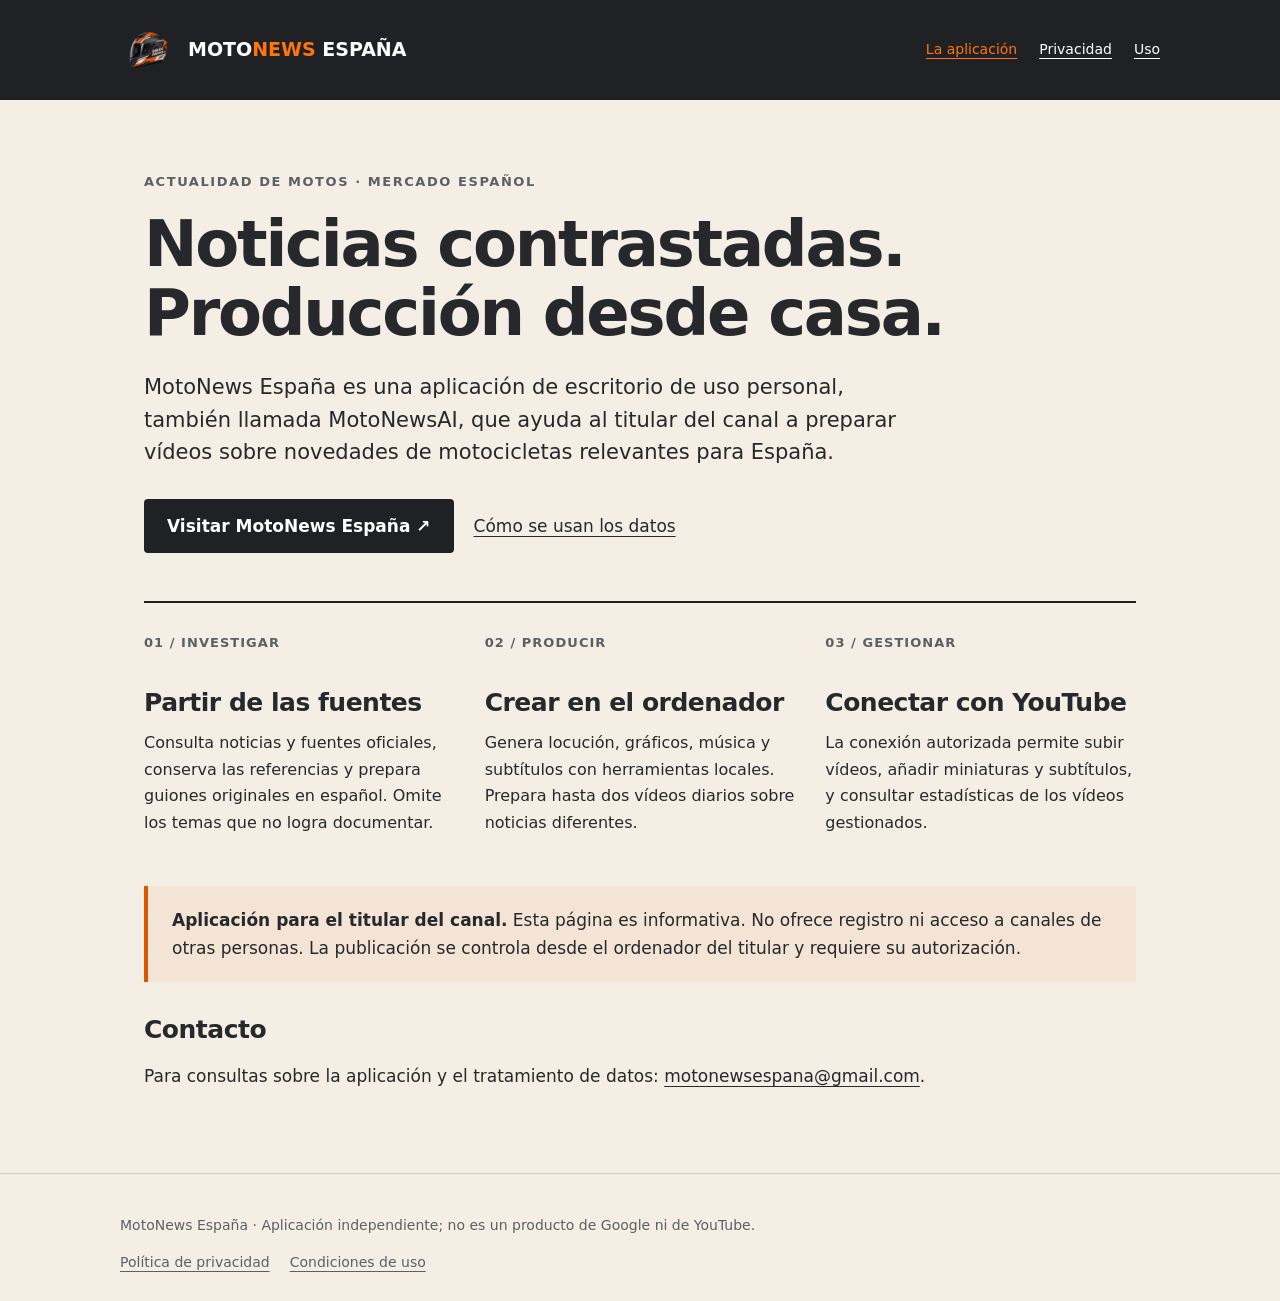
<file: index.html>
<!doctype html>
<html lang="es"><head><meta charset="utf-8"><meta name="viewport" content="width=device-width,initial-scale=1"><title>MotoNews España · La aplicación del canal</title><meta name="description" content="Información sobre MotoNews España, aplicación local para preparar y gestionar vídeos del canal de noticias de motocicletas."><link rel="stylesheet" href="estilo.css?v=naranja-20261110"><link rel="icon" type="image/jpeg" href="assets/motonews-helmet.jpg?v=naranja-20261110"></head>
<body><header><a class="brand" href="index.html"><img class="brand-icon" src="assets/motonews-helmet.jpg?v=naranja-20261110" alt="" width="56" height="56"><span class="brand-name">MOTO<span>NEWS</span> ESPAÑA</span></a><nav aria-label="Navegación principal"><a href="index.html" aria-current="page">La aplicación</a><a href="privacidad.html">Privacidad</a><a href="uso.html">Uso</a></nav></header>
<main><p class="kicker">Actualidad de motos · Mercado español</p><h1>Noticias contrastadas.<br>Producción desde casa.</h1><p class="lead">MotoNews España es una aplicación de escritorio de uso personal, también llamada MotoNewsAI, que ayuda al titular del canal a preparar vídeos sobre novedades de motocicletas relevantes para España.</p><div class="actions"><a class="button" href="https://www.youtube.com/@MotoNewsEspanaTV">Visitar MotoNews España ↗</a><a href="privacidad.html">Cómo se usan los datos</a></div>
<section class="steps" aria-label="Funcionamiento"><article><b>01 / INVESTIGAR</b><h2>Partir de las fuentes</h2><p>Consulta noticias y fuentes oficiales, conserva las referencias y prepara guiones originales en español. Omite los temas que no logra documentar.</p></article><article><b>02 / PRODUCIR</b><h2>Crear en el ordenador</h2><p>Genera locución, gráficos, música y subtítulos con herramientas locales. Prepara hasta dos vídeos diarios sobre noticias diferentes.</p></article><article><b>03 / GESTIONAR</b><h2>Conectar con YouTube</h2><p>La conexión autorizada permite subir vídeos, añadir miniaturas y subtítulos, y consultar estadísticas de los vídeos gestionados.</p></article></section>
<aside class="note"><strong>Aplicación para el titular del canal.</strong> Esta página es informativa. No ofrece registro ni acceso a canales de otras personas. La publicación se controla desde el ordenador del titular y requiere su autorización.</aside>
<section><h2>Contacto</h2><p class="contact">Para consultas sobre la aplicación y el tratamiento de datos: <a href="mailto:motonewsespana@gmail.com">motonewsespana@gmail.com</a>.</p></section></main>
<footer><p>MotoNews España · Aplicación independiente; no es un producto de Google ni de YouTube.</p><a href="privacidad.html">Política de privacidad</a><a href="uso.html">Condiciones de uso</a></footer></body></html>
</file>
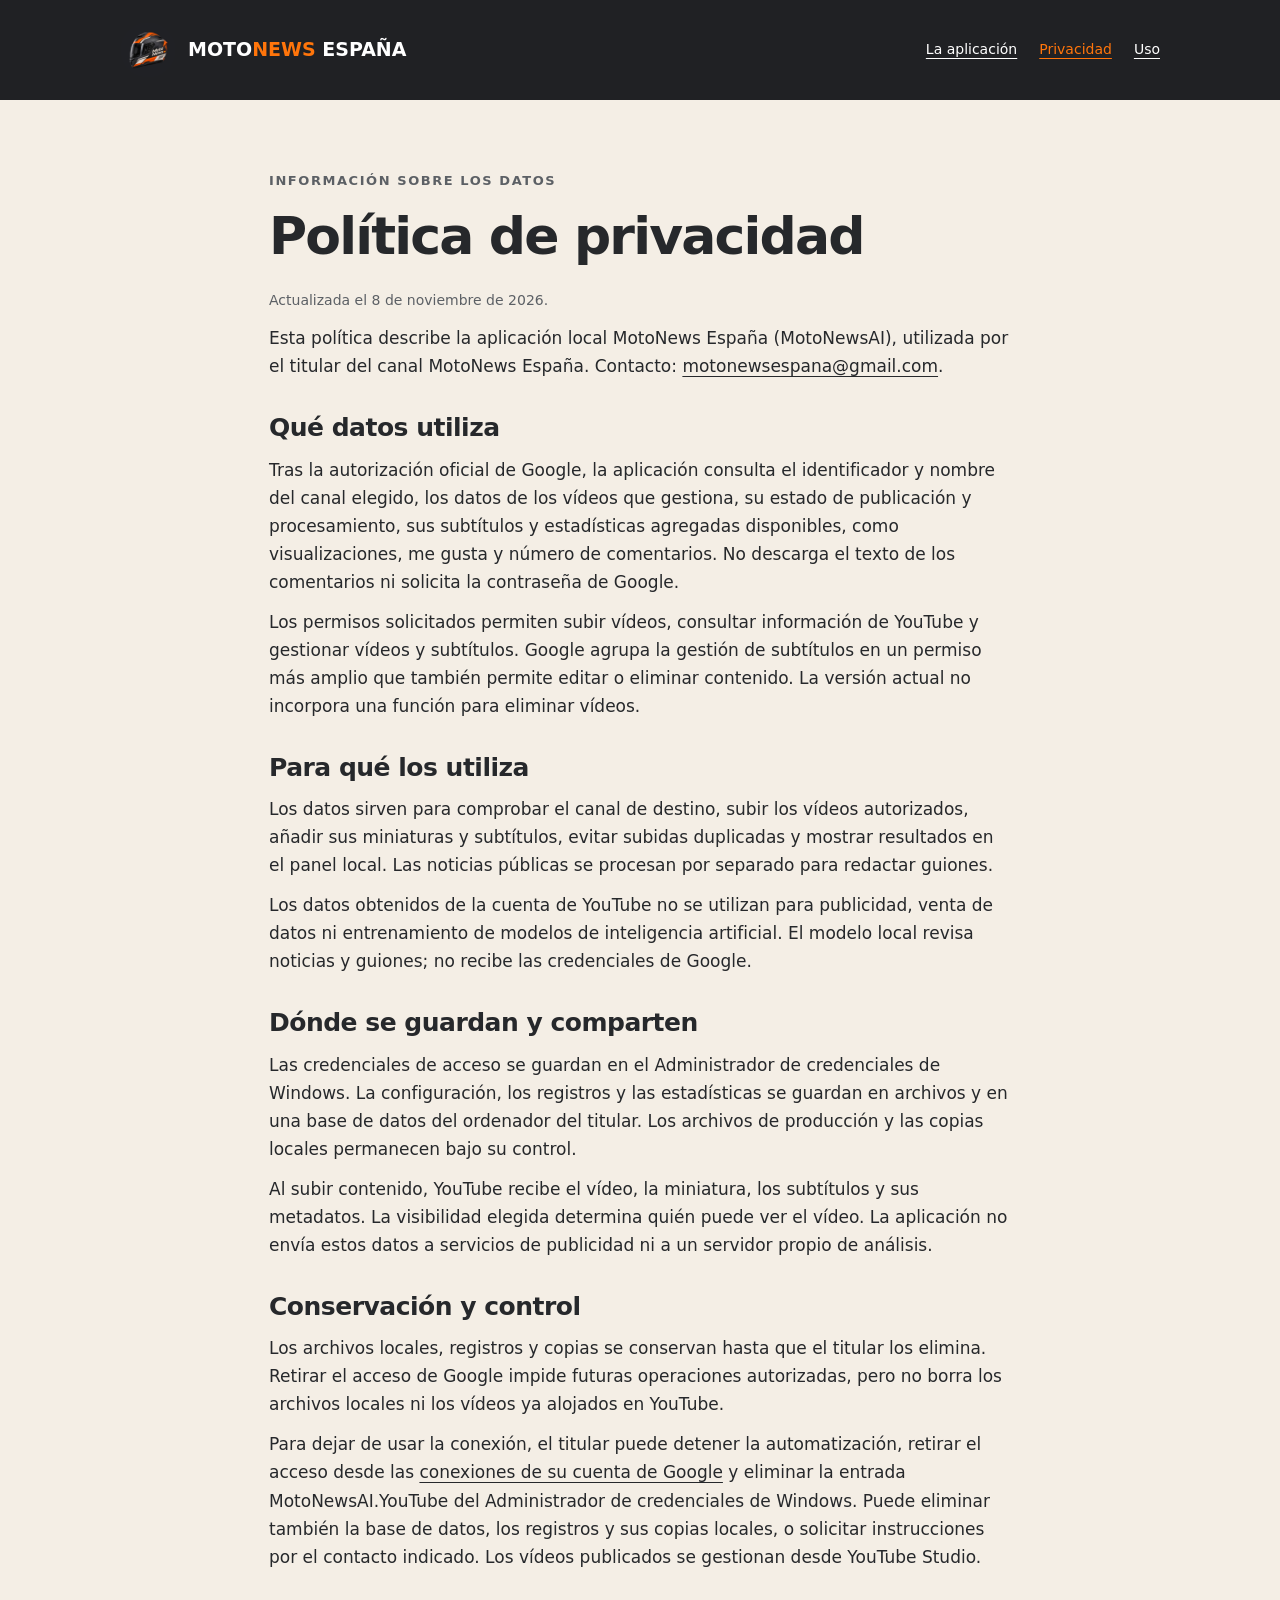
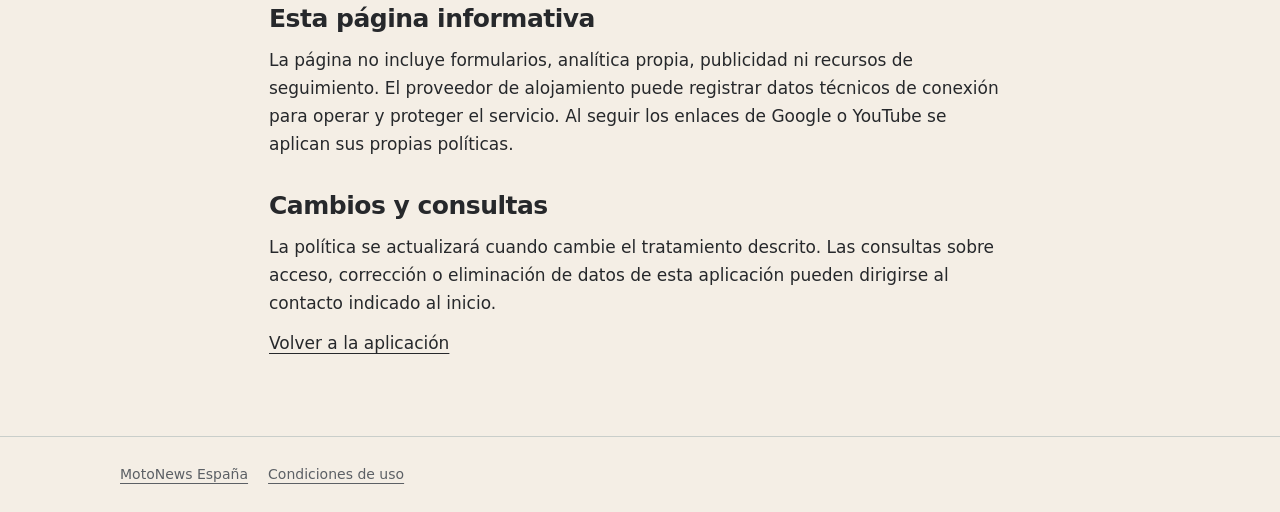
<file: privacidad.html>
<!doctype html>
<html lang="es"><head><meta charset="utf-8"><meta name="viewport" content="width=device-width,initial-scale=1"><title>Privacidad · MotoNews España</title><link rel="stylesheet" href="estilo.css?v=naranja-20261110"><link rel="icon" type="image/jpeg" href="assets/motonews-helmet.jpg?v=naranja-20261110"></head><body><header><a class="brand" href="index.html"><img class="brand-icon" src="assets/motonews-helmet.jpg?v=naranja-20261110" alt="" width="56" height="56"><span class="brand-name">MOTO<span>NEWS</span> ESPAÑA</span></a><nav aria-label="Navegación principal"><a href="index.html">La aplicación</a><a href="privacidad.html" aria-current="page">Privacidad</a><a href="uso.html">Uso</a></nav></header>
<main class="document"><p class="kicker">Información sobre los datos</p><h1>Política de privacidad</h1><p class="date">Actualizada el 8 de noviembre de 2026.</p><p>Esta política describe la aplicación local MotoNews España (MotoNewsAI), utilizada por el titular del canal MotoNews España. Contacto: <a class="contact" href="mailto:motonewsespana@gmail.com">motonewsespana@gmail.com</a>.</p>
<h2>Qué datos utiliza</h2><p>Tras la autorización oficial de Google, la aplicación consulta el identificador y nombre del canal elegido, los datos de los vídeos que gestiona, su estado de publicación y procesamiento, sus subtítulos y estadísticas agregadas disponibles, como visualizaciones, me gusta y número de comentarios. No descarga el texto de los comentarios ni solicita la contraseña de Google.</p><p>Los permisos solicitados permiten subir vídeos, consultar información de YouTube y gestionar vídeos y subtítulos. Google agrupa la gestión de subtítulos en un permiso más amplio que también permite editar o eliminar contenido. La versión actual no incorpora una función para eliminar vídeos.</p>
<h2>Para qué los utiliza</h2><p>Los datos sirven para comprobar el canal de destino, subir los vídeos autorizados, añadir sus miniaturas y subtítulos, evitar subidas duplicadas y mostrar resultados en el panel local. Las noticias públicas se procesan por separado para redactar guiones.</p><p>Los datos obtenidos de la cuenta de YouTube no se utilizan para publicidad, venta de datos ni entrenamiento de modelos de inteligencia artificial. El modelo local revisa noticias y guiones; no recibe las credenciales de Google.</p>
<h2>Dónde se guardan y comparten</h2><p>Las credenciales de acceso se guardan en el Administrador de credenciales de Windows. La configuración, los registros y las estadísticas se guardan en archivos y en una base de datos del ordenador del titular. Los archivos de producción y las copias locales permanecen bajo su control.</p><p>Al subir contenido, YouTube recibe el vídeo, la miniatura, los subtítulos y sus metadatos. La visibilidad elegida determina quién puede ver el vídeo. La aplicación no envía estos datos a servicios de publicidad ni a un servidor propio de análisis.</p>
<h2>Conservación y control</h2><p>Los archivos locales, registros y copias se conservan hasta que el titular los elimina. Retirar el acceso de Google impide futuras operaciones autorizadas, pero no borra los archivos locales ni los vídeos ya alojados en YouTube.</p><p>Para dejar de usar la conexión, el titular puede detener la automatización, retirar el acceso desde las <a href="https://myaccount.google.com/connections">conexiones de su cuenta de Google</a> y eliminar la entrada MotoNewsAI.YouTube del Administrador de credenciales de Windows. Puede eliminar también la base de datos, los registros y sus copias locales, o solicitar instrucciones por el contacto indicado. Los vídeos publicados se gestionan desde YouTube Studio.</p>
<h2>Esta página informativa</h2><p>La página no incluye formularios, analítica propia, publicidad ni recursos de seguimiento. El proveedor de alojamiento puede registrar datos técnicos de conexión para operar y proteger el servicio. Al seguir los enlaces de Google o YouTube se aplican sus propias políticas.</p>
<h2>Cambios y consultas</h2><p>La política se actualizará cuando cambie el tratamiento descrito. Las consultas sobre acceso, corrección o eliminación de datos de esta aplicación pueden dirigirse al contacto indicado al inicio.</p><p><a href="index.html">Volver a la aplicación</a></p></main><footer><a href="index.html">MotoNews España</a><a href="uso.html">Condiciones de uso</a></footer></body></html>
</file>
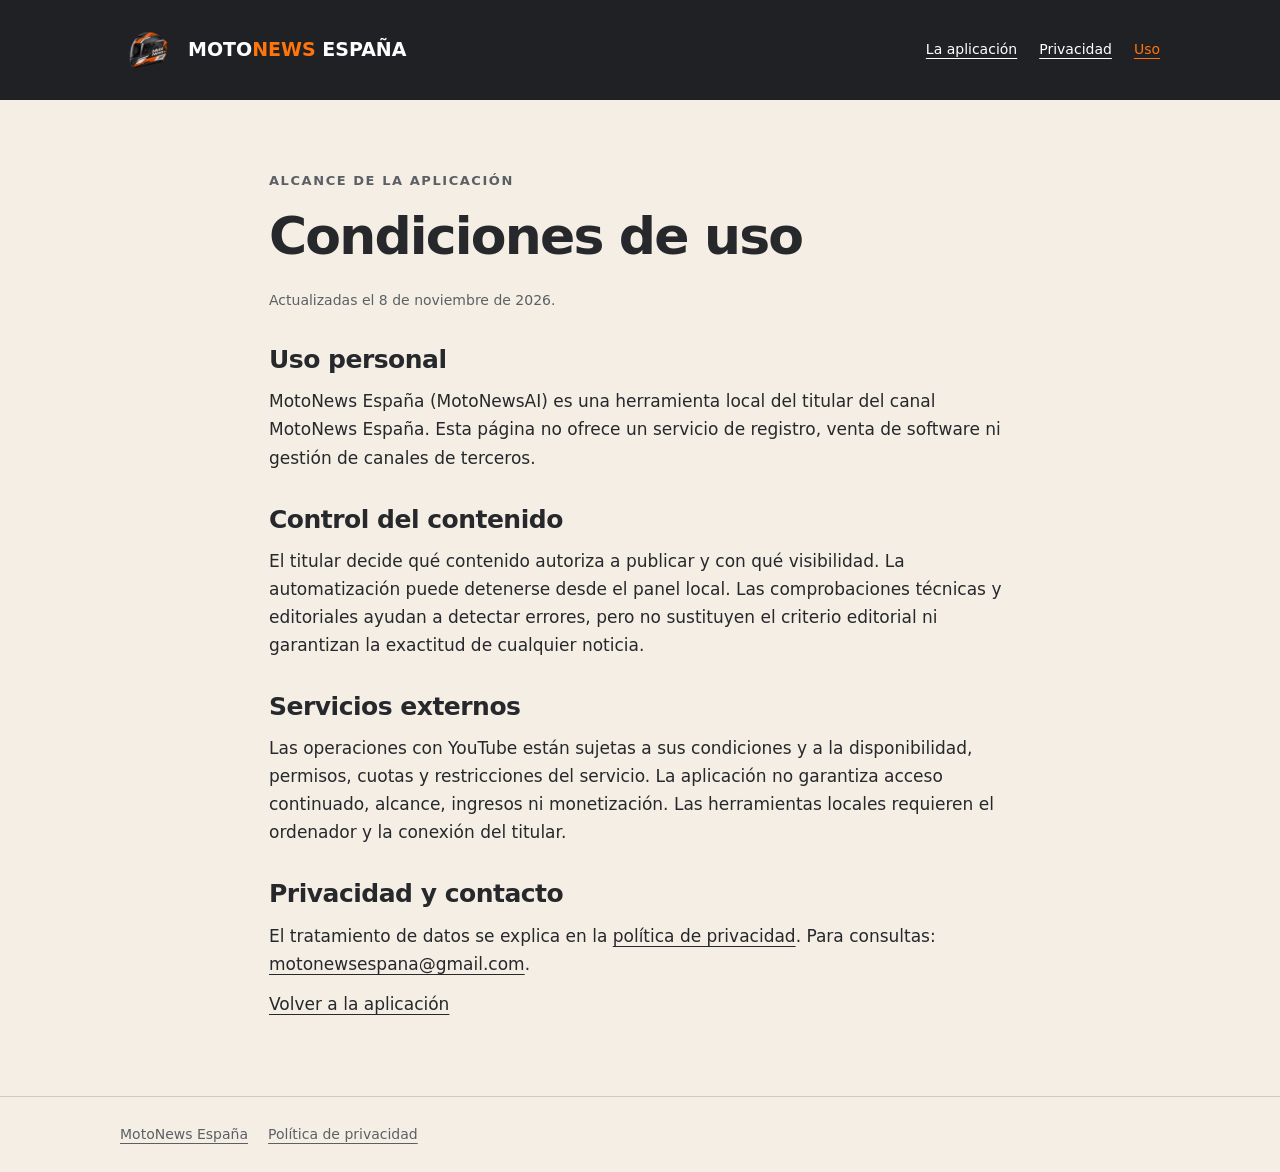
<file: uso.html>
<!doctype html>
<html lang="es"><head><meta charset="utf-8"><meta name="viewport" content="width=device-width,initial-scale=1"><title>Condiciones de uso · MotoNews España</title><link rel="stylesheet" href="estilo.css?v=naranja-20261110"><link rel="icon" type="image/jpeg" href="assets/motonews-helmet.jpg?v=naranja-20261110"></head><body><header><a class="brand" href="index.html"><img class="brand-icon" src="assets/motonews-helmet.jpg?v=naranja-20261110" alt="" width="56" height="56"><span class="brand-name">MOTO<span>NEWS</span> ESPAÑA</span></a><nav aria-label="Navegación principal"><a href="index.html">La aplicación</a><a href="privacidad.html">Privacidad</a><a href="uso.html" aria-current="page">Uso</a></nav></header><main class="document"><p class="kicker">Alcance de la aplicación</p><h1>Condiciones de uso</h1><p class="date">Actualizadas el 8 de noviembre de 2026.</p><h2>Uso personal</h2><p>MotoNews España (MotoNewsAI) es una herramienta local del titular del canal MotoNews España. Esta página no ofrece un servicio de registro, venta de software ni gestión de canales de terceros.</p><h2>Control del contenido</h2><p>El titular decide qué contenido autoriza a publicar y con qué visibilidad. La automatización puede detenerse desde el panel local. Las comprobaciones técnicas y editoriales ayudan a detectar errores, pero no sustituyen el criterio editorial ni garantizan la exactitud de cualquier noticia.</p><h2>Servicios externos</h2><p>Las operaciones con YouTube están sujetas a sus condiciones y a la disponibilidad, permisos, cuotas y restricciones del servicio. La aplicación no garantiza acceso continuado, alcance, ingresos ni monetización. Las herramientas locales requieren el ordenador y la conexión del titular.</p><h2>Privacidad y contacto</h2><p>El tratamiento de datos se explica en la <a href="privacidad.html">política de privacidad</a>. Para consultas: <a class="contact" href="mailto:motonewsespana@gmail.com">motonewsespana@gmail.com</a>.</p><p><a href="index.html">Volver a la aplicación</a></p></main><footer><a href="index.html">MotoNews España</a><a href="privacidad.html">Política de privacidad</a></footer></body></html>
</file>
<file: estilo.css>
:root{color-scheme:light;--navy:#202124;--paper:#f4eee5;--lime:#ff750b;--ink:#26282b;--muted:#5c6065}*{box-sizing:border-box}body{margin:0;background:var(--paper);color:var(--ink);font:17px/1.65 system-ui,-apple-system,Segoe UI,sans-serif}a{color:inherit;text-underline-offset:4px}a:hover{text-decoration-thickness:2px}a:focus-visible{outline:3px solid #b94b00;outline-offset:5px}header{background:var(--navy);color:white;padding:22px max(24px,calc((100vw - 1040px)/2));display:flex;align-items:center;justify-content:space-between;gap:24px}.brand{font-size:19px;font-weight:800;text-decoration:none;white-space:nowrap}.brand span{color:var(--lime)}nav{display:flex;gap:22px;flex-wrap:wrap;font-size:14px}nav a[aria-current]{color:var(--lime)}main{max-width:1040px;margin:auto;padding:58px 24px 66px}.kicker{font-size:13px;letter-spacing:.12em;text-transform:uppercase;font-weight:750;color:var(--muted)}h1{font-size:clamp(36px,5.5vw,64px);line-height:1.07;letter-spacing:-.035em;margin:18px 0 24px;max-width:850px}h2{font-size:25px;line-height:1.25;letter-spacing:-.02em;margin:32px 0 12px}h3{font-size:18px;margin:0 0 8px}.lead{font-size:21px;line-height:1.55;max-width:770px}.actions{margin:30px 0 48px;display:flex;gap:20px;align-items:center;flex-wrap:wrap}.button{background:var(--navy);color:white;padding:13px 23px;display:inline-block;border-radius:4px;text-decoration:none;font-weight:650}.steps{border-top:2px solid var(--navy);display:grid;grid-template-columns:repeat(3,1fr);gap:30px;padding-top:24px}.steps b{color:var(--muted);font-size:13px;letter-spacing:.08em}.steps p{font-size:16px;margin-top:10px}.note{margin:34px 0 0;padding:20px 24px;background:#f4e4d6;border-left:4px solid #d95800}.document{max-width:790px}.document h1{font-size:clamp(36px,5vw,52px)}.document p,.document ul{margin:12px 0}li{margin-bottom:9px}footer{padding:26px max(24px,calc((100vw - 1040px)/2));border-top:1px solid #c9ceca;color:var(--muted);font-size:14px}footer a{margin-right:20px}.contact{overflow-wrap:anywhere}.date{color:var(--muted);font-size:14px}@media(max-width:640px){header{align-items:flex-start;flex-direction:column;gap:16px}main{padding-top:36px}.steps{grid-template-columns:1fr;gap:16px}h1{font-size:42px}.lead{font-size:19px}nav{gap:18px}footer a{display:inline-block;margin-bottom:8px}}
.brand{display:flex;align-items:center;gap:12px}.brand-icon{width:56px;height:56px;flex:none;border-radius:50%}.brand .brand-name{color:inherit}.brand .brand-name span{color:var(--lime)}@media(max-width:360px){.brand{font-size:16px;gap:8px}.brand-icon{width:48px;height:48px}}
</file>
